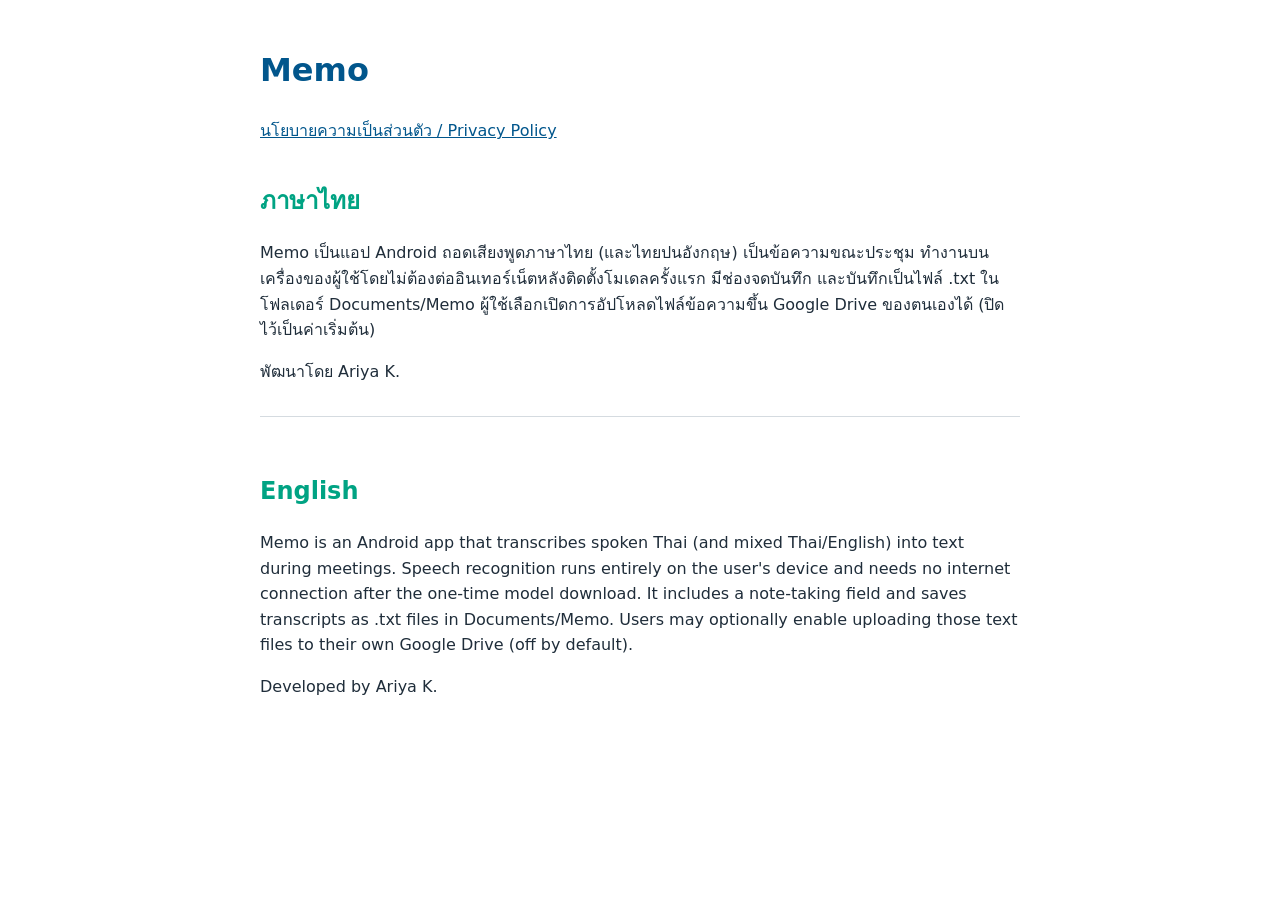
<file: index.html>
<!doctype html>
<html lang="th"><head><meta charset="utf-8"><meta name="viewport" content="width=device-width,initial-scale=1">
<title>Memo — Offline Thai speech-to-text</title><link rel="stylesheet" href="style.css"></head><body>
<h1>Memo</h1>
<p class="nav"><a href="privacy.html">นโยบายความเป็นส่วนตัว / Privacy Policy</a></p>
<h2>ภาษาไทย</h2>
<p>Memo เป็นแอป Android ถอดเสียงพูดภาษาไทย (และไทยปนอังกฤษ) เป็นข้อความขณะประชุม ทำงานบนเครื่องของผู้ใช้โดยไม่ต้องต่ออินเทอร์เน็ตหลังติดตั้งโมเดลครั้งแรก มีช่องจดบันทึก และบันทึกเป็นไฟล์ .txt ในโฟลเดอร์ Documents/Memo ผู้ใช้เลือกเปิดการอัปโหลดไฟล์ข้อความขึ้น Google Drive ของตนเองได้ (ปิดไว้เป็นค่าเริ่มต้น)</p>
<p>พัฒนาโดย Ariya K.</p>
<div class="lang"><h2>English</h2>
<p>Memo is an Android app that transcribes spoken Thai (and mixed Thai/English) into text during meetings. Speech recognition runs entirely on the user's device and needs no internet connection after the one-time model download. It includes a note-taking field and saves transcripts as .txt files in Documents/Memo. Users may optionally enable uploading those text files to their own Google Drive (off by default).</p>
<p>Developed by Ariya K.</p></div>
</body></html>
</file>
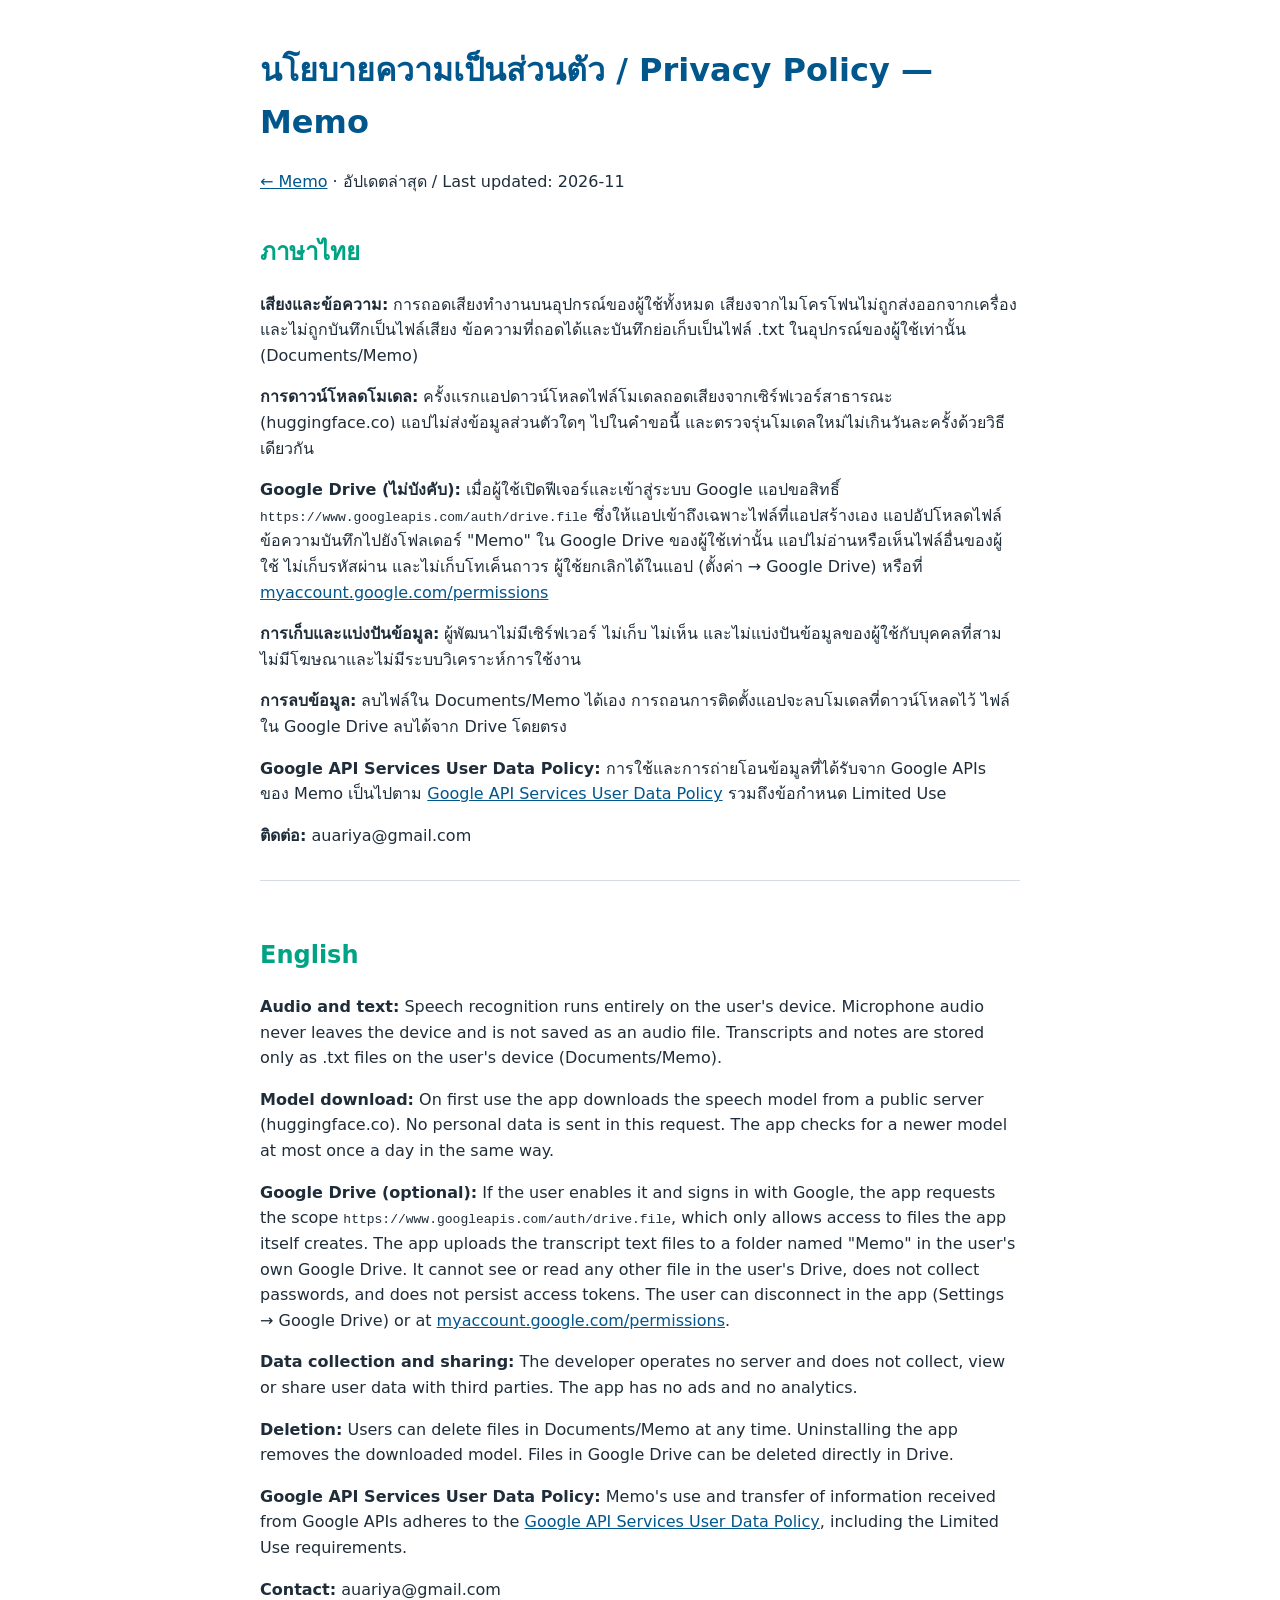
<file: privacy.html>
<!doctype html>
<html lang="th"><head><meta charset="utf-8"><meta name="viewport" content="width=device-width,initial-scale=1">
<title>Memo — Privacy Policy</title><link rel="stylesheet" href="style.css"></head><body>
<h1>นโยบายความเป็นส่วนตัว / Privacy Policy — Memo</h1>
<p class="nav"><a href="index.html">← Memo</a> · อัปเดตล่าสุด / Last updated: 2026-11</p>

<h2>ภาษาไทย</h2>
<p><b>เสียงและข้อความ:</b> การถอดเสียงทำงานบนอุปกรณ์ของผู้ใช้ทั้งหมด เสียงจากไมโครโฟนไม่ถูกส่งออกจากเครื่องและไม่ถูกบันทึกเป็นไฟล์เสียง ข้อความที่ถอดได้และบันทึกย่อเก็บเป็นไฟล์ .txt ในอุปกรณ์ของผู้ใช้เท่านั้น (Documents/Memo)</p>
<p><b>การดาวน์โหลดโมเดล:</b> ครั้งแรกแอปดาวน์โหลดไฟล์โมเดลถอดเสียงจากเซิร์ฟเวอร์สาธารณะ (huggingface.co) แอปไม่ส่งข้อมูลส่วนตัวใดๆ ไปในคำขอนี้ และตรวจรุ่นโมเดลใหม่ไม่เกินวันละครั้งด้วยวิธีเดียวกัน</p>
<p><b>Google Drive (ไม่บังคับ):</b> เมื่อผู้ใช้เปิดฟีเจอร์และเข้าสู่ระบบ Google แอปขอสิทธิ์ <code>https://www.googleapis.com/auth/drive.file</code> ซึ่งให้แอปเข้าถึงเฉพาะไฟล์ที่แอปสร้างเอง แอปอัปโหลดไฟล์ข้อความบันทึกไปยังโฟลเดอร์ "Memo" ใน Google Drive ของผู้ใช้เท่านั้น แอปไม่อ่านหรือเห็นไฟล์อื่นของผู้ใช้ ไม่เก็บรหัสผ่าน และไม่เก็บโทเค็นถาวร ผู้ใช้ยกเลิกได้ในแอป (ตั้งค่า → Google Drive) หรือที่ <a href="https://myaccount.google.com/permissions">myaccount.google.com/permissions</a></p>
<p><b>การเก็บและแบ่งปันข้อมูล:</b> ผู้พัฒนาไม่มีเซิร์ฟเวอร์ ไม่เก็บ ไม่เห็น และไม่แบ่งปันข้อมูลของผู้ใช้กับบุคคลที่สาม ไม่มีโฆษณาและไม่มีระบบวิเคราะห์การใช้งาน</p>
<p><b>การลบข้อมูล:</b> ลบไฟล์ใน Documents/Memo ได้เอง การถอนการติดตั้งแอปจะลบโมเดลที่ดาวน์โหลดไว้ ไฟล์ใน Google Drive ลบได้จาก Drive โดยตรง</p>
<p><b>Google API Services User Data Policy:</b> การใช้และการถ่ายโอนข้อมูลที่ได้รับจาก Google APIs ของ Memo เป็นไปตาม <a href="https://developers.google.com/terms/api-services-user-data-policy">Google API Services User Data Policy</a> รวมถึงข้อกำหนด Limited Use</p>
<p><b>ติดต่อ:</b> auariya@gmail.com</p>

<div class="lang"><h2>English</h2>
<p><b>Audio and text:</b> Speech recognition runs entirely on the user's device. Microphone audio never leaves the device and is not saved as an audio file. Transcripts and notes are stored only as .txt files on the user's device (Documents/Memo).</p>
<p><b>Model download:</b> On first use the app downloads the speech model from a public server (huggingface.co). No personal data is sent in this request. The app checks for a newer model at most once a day in the same way.</p>
<p><b>Google Drive (optional):</b> If the user enables it and signs in with Google, the app requests the scope <code>https://www.googleapis.com/auth/drive.file</code>, which only allows access to files the app itself creates. The app uploads the transcript text files to a folder named "Memo" in the user's own Google Drive. It cannot see or read any other file in the user's Drive, does not collect passwords, and does not persist access tokens. The user can disconnect in the app (Settings → Google Drive) or at <a href="https://myaccount.google.com/permissions">myaccount.google.com/permissions</a>.</p>
<p><b>Data collection and sharing:</b> The developer operates no server and does not collect, view or share user data with third parties. The app has no ads and no analytics.</p>
<p><b>Deletion:</b> Users can delete files in Documents/Memo at any time. Uninstalling the app removes the downloaded model. Files in Google Drive can be deleted directly in Drive.</p>
<p><b>Google API Services User Data Policy:</b> Memo's use and transfer of information received from Google APIs adheres to the <a href="https://developers.google.com/terms/api-services-user-data-policy">Google API Services User Data Policy</a>, including the Limited Use requirements.</p>
<p><b>Contact:</b> auariya@gmail.com</p></div>
</body></html>
</file>
<file: style.css>
body{font-family:system-ui,"Segoe UI",Tahoma,sans-serif;max-width:760px;margin:0 auto;padding:24px 16px 48px;color:#1f2d3a;line-height:1.6}
h1{color:#01568C}h2{color:#00A383;margin-top:1.6em}a{color:#01568C}
.nav{margin:0 0 1.5em}.lang{border-top:1px solid #d5dbe0;margin-top:2em;padding-top:1em}
</file>
